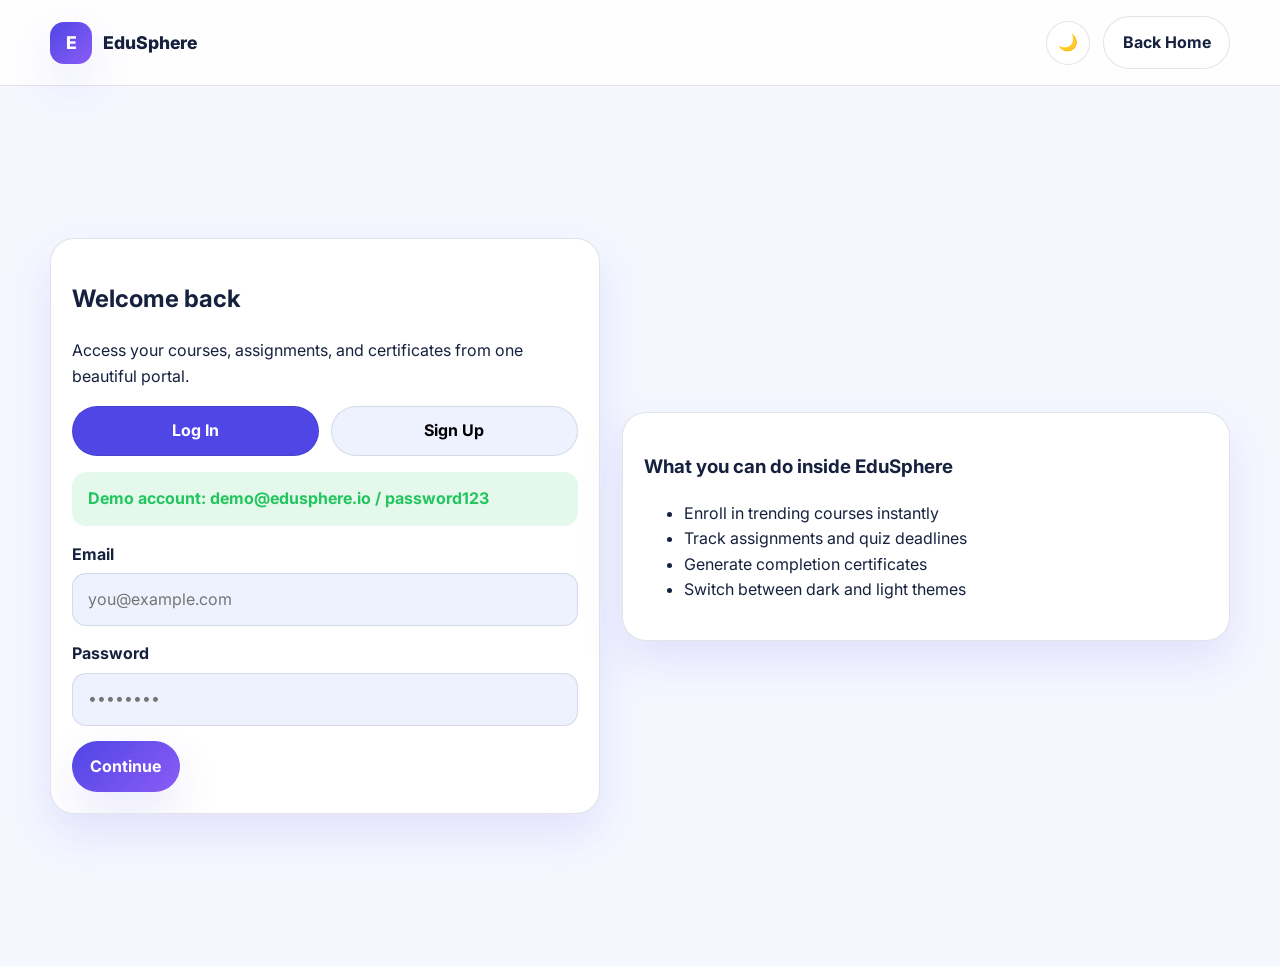
<file: student course management/Frontend/auth.html>
<!DOCTYPE html>
<html lang="en">
  <head>
    <meta charset="UTF-8" />
    <meta name="viewport" content="width=device-width, initial-scale=1.0" />
    <title>Sign In | EduSphere</title>
    <link rel="preconnect" href="https://fonts.googleapis.com" />
    <link rel="preconnect" href="https://fonts.gstatic.com" crossorigin />
    <link href="https://fonts.googleapis.com/css2?family=Inter:wght@400;500;600;700;800&display=swap" rel="stylesheet" />
    <link rel="stylesheet" href="styles.css" />
  </head>
  <body>
    <header class="navbar">
      <div class="container">
        <a href="index.html" class="brand">
          <span class="brand-badge">E</span>
          <span>EduSphere</span>
        </a>
        <div class="nav-actions">
          <button class="icon-btn" id="themeToggle" aria-label="Toggle theme">🌙</button>
          <a class="ghost-btn" href="index.html">Back Home</a>
        </div>
      </div>
    </header>

    <main class="section">
      <div class="container auth-shell">
        <div class="auth-card">
          <h2>Welcome back</h2>
          <p>Access your courses, assignments, and certificates from one beautiful portal.</p>
          <div class="auth-tabs">
            <button class="auth-tab active" data-tab="login">Log In</button>
            <button class="auth-tab" data-tab="signup">Sign Up</button>
          </div>
          <div id="loginForm">
            <div class="notice">Demo account: demo@edusphere.io / password123</div>
            <div class="form-group">
              <label for="loginEmail">Email</label>
              <input id="loginEmail" type="email" placeholder="you@example.com" />
            </div>
            <div class="form-group">
              <label for="loginPassword">Password</label>
              <input id="loginPassword" type="password" placeholder="••••••••" />
            </div>
            <button class="btn" id="loginButton">Continue</button>
          </div>
          <div id="signupForm" style="display: none;">
            <div class="form-group">
              <label for="signupName">Full Name</label>
              <input id="signupName" type="text" placeholder="Alex Rivera" />
            </div>
            <div class="form-row">
              <div class="form-group">
                <label for="signupEmail">Email</label>
                <input id="signupEmail" type="email" placeholder="you@example.com" />
              </div>
              <div class="form-group">
                <label for="signupRole">Role</label>
                <select id="signupRole">
                  <option>Student</option>
                  <option>Administrator</option>
                </select>
              </div>
            </div>
            <div class="form-group">
              <label for="signupPassword">Password</label>
              <input id="signupPassword" type="password" placeholder="Create a password" />
            </div>
            <button class="btn" id="signupButton">Create Account</button>
          </div>
        </div>
        <div class="auth-card">
          <h3>What you can do inside EduSphere</h3>
          <ul>
            <li>Enroll in trending courses instantly</li>
            <li>Track assignments and quiz deadlines</li>
            <li>Generate completion certificates</li>
            <li>Switch between dark and light themes</li>
          </ul>
        </div>
      </div>
    </main>

    <div class="toast" id="toast"></div>
    <script src="script.js"></script>
  </body>
</html>
</file>
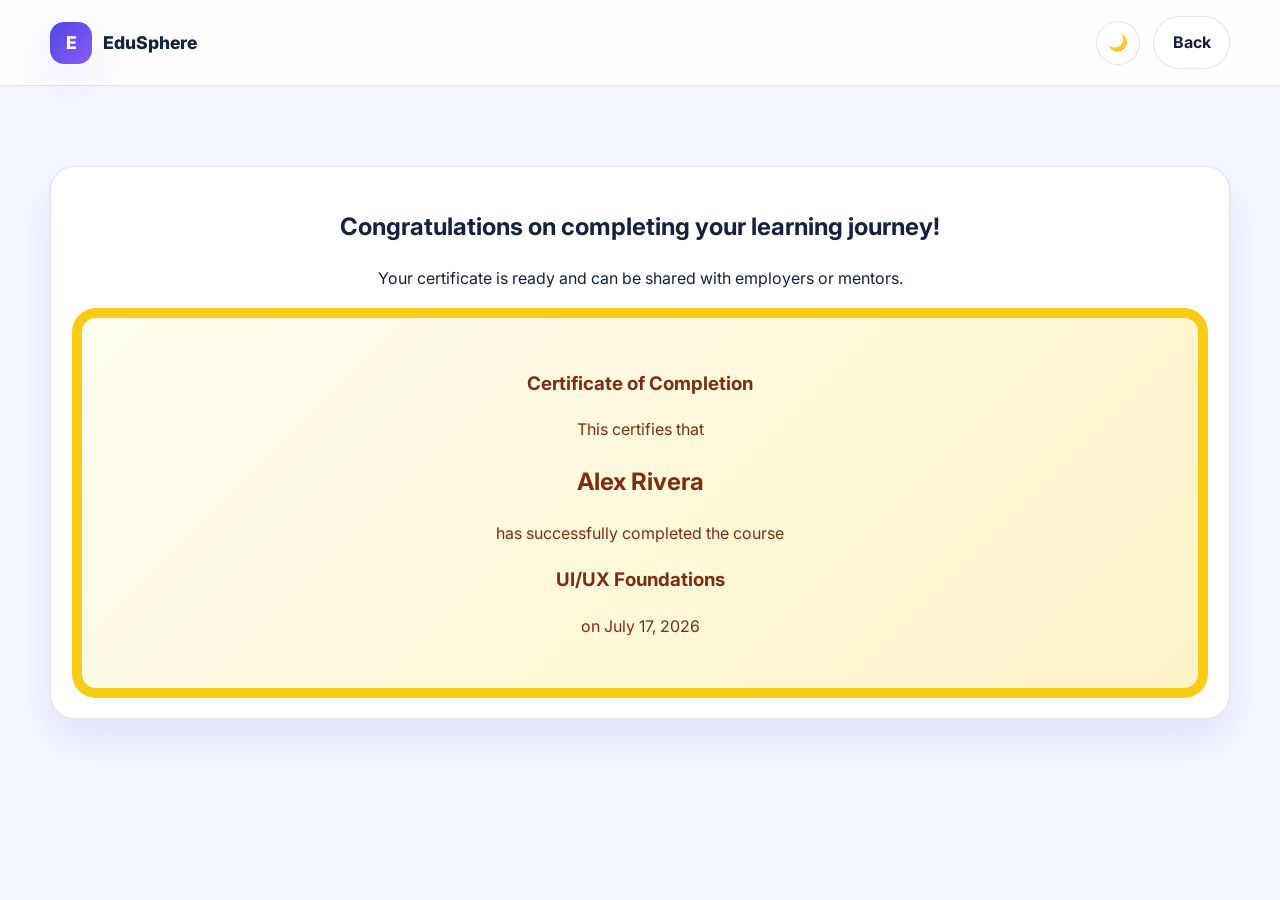
<file: student course management/Frontend/certificate.html>
<!DOCTYPE html>
<html lang="en">
  <head>
    <meta charset="UTF-8" />
    <meta name="viewport" content="width=device-width, initial-scale=1.0" />
    <title>Certificate | EduSphere</title>
    <link rel="preconnect" href="https://fonts.googleapis.com" />
    <link rel="preconnect" href="https://fonts.gstatic.com" crossorigin />
    <link href="https://fonts.googleapis.com/css2?family=Inter:wght@400;500;600;700;800&display=swap" rel="stylesheet" />
    <link rel="stylesheet" href="styles.css" />
  </head>
  <body>
    <header class="navbar">
      <div class="container">
        <a href="index.html" class="brand">
          <span class="brand-badge">E</span>
          <span>EduSphere</span>
        </a>
        <div class="nav-actions">
          <button class="icon-btn" id="themeToggle" aria-label="Toggle theme">🌙</button>
          <a class="ghost-btn" href="dashboard.html">Back</a>
        </div>
      </div>
    </header>

    <main class="section">
      <div class="container">
        <div class="certificate-card">
          <h2>Congratulations on completing your learning journey!</h2>
          <p>Your certificate is ready and can be shared with employers or mentors.</p>
          <div class="certificate-preview">
            <h3>Certificate of Completion</h3>
            <p>This certifies that</p>
            <h2>Alex Rivera</h2>
            <p>has successfully completed the course</p>
            <h3>UI/UX Foundations</h3>
            <p>on July 17, 2026</p>
          </div>
        </div>
      </div>
    </main>

    <div class="toast" id="toast"></div>
    <script src="script.js"></script>
  </body>
</html>
</file>
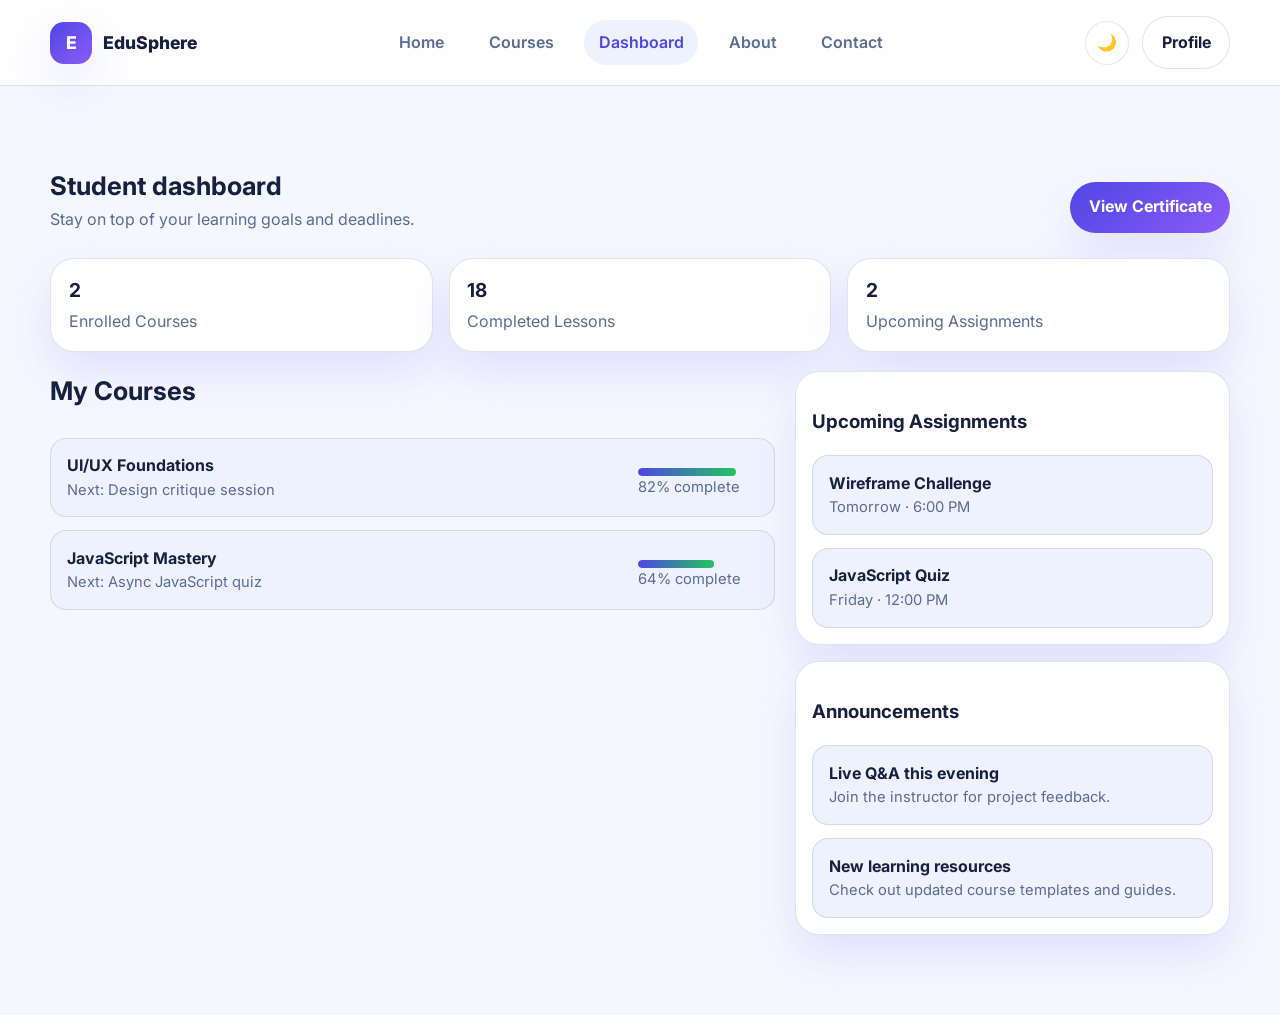
<file: student course management/Frontend/dashboard.html>
<!DOCTYPE html>
<html lang="en">
  <head>
    <meta charset="UTF-8" />
    <meta name="viewport" content="width=device-width, initial-scale=1.0" />
    <title>Dashboard | EduSphere</title>
    <link rel="preconnect" href="https://fonts.googleapis.com" />
    <link rel="preconnect" href="https://fonts.gstatic.com" crossorigin />
    <link href="https://fonts.googleapis.com/css2?family=Inter:wght@400;500;600;700;800&display=swap" rel="stylesheet" />
    <link rel="stylesheet" href="styles.css" />
  </head>
  <body>
    <header class="navbar">
      <div class="container">
        <a href="index.html" class="brand">
          <span class="brand-badge">E</span>
          <span>EduSphere</span>
        </a>
        <nav class="nav-links" id="navLinks">
          <a href="index.html">Home</a>
          <a href="courses.html">Courses</a>
          <a class="active" href="dashboard.html">Dashboard</a>
          <a href="index.html#about">About</a>
          <a href="index.html#contact">Contact</a>
        </nav>
        <div class="nav-actions">
          <button class="icon-btn" id="themeToggle" aria-label="Toggle theme">🌙</button>
          <a class="ghost-btn" href="profile.html">Profile</a>
          <button class="nav-toggle btn" id="navToggle">☰</button>
        </div>
      </div>
    </header>

    <main class="section">
      <div class="container">
        <div class="section-title">
          <div>
            <h2>Student dashboard</h2>
            <p>Stay on top of your learning goals and deadlines.</p>
          </div>
          <a class="btn" href="certificate.html">View Certificate</a>
        </div>

        <div class="stat-grid">
          <article class="stat-card">
            <h3 id="enrolledCount">0</h3>
            <p>Enrolled Courses</p>
          </article>
          <article class="stat-card">
            <h3 id="completedLessons">0</h3>
            <p>Completed Lessons</p>
          </article>
          <article class="stat-card">
            <h3 id="upcomingCount">0</h3>
            <p>Upcoming Assignments</p>
          </article>
        </div>

        <div class="dashboard-grid">
          <section>
            <div class="section-title">
              <h2>My Courses</h2>
            </div>
            <div class="list" id="enrolledCourses"></div>
          </section>
          <aside class="detail-side">
            <article class="panel sidebar-card">
              <h3>Upcoming Assignments</h3>
              <div class="list" id="assignmentsList"></div>
            </article>
            <article class="panel sidebar-card">
              <h3>Announcements</h3>
              <div class="list" id="announcementsList"></div>
            </article>
          </aside>
        </div>
      </div>
    </main>

    <div class="toast" id="toast"></div>
    <script src="script.js"></script>
  </body>
</html>
</file>
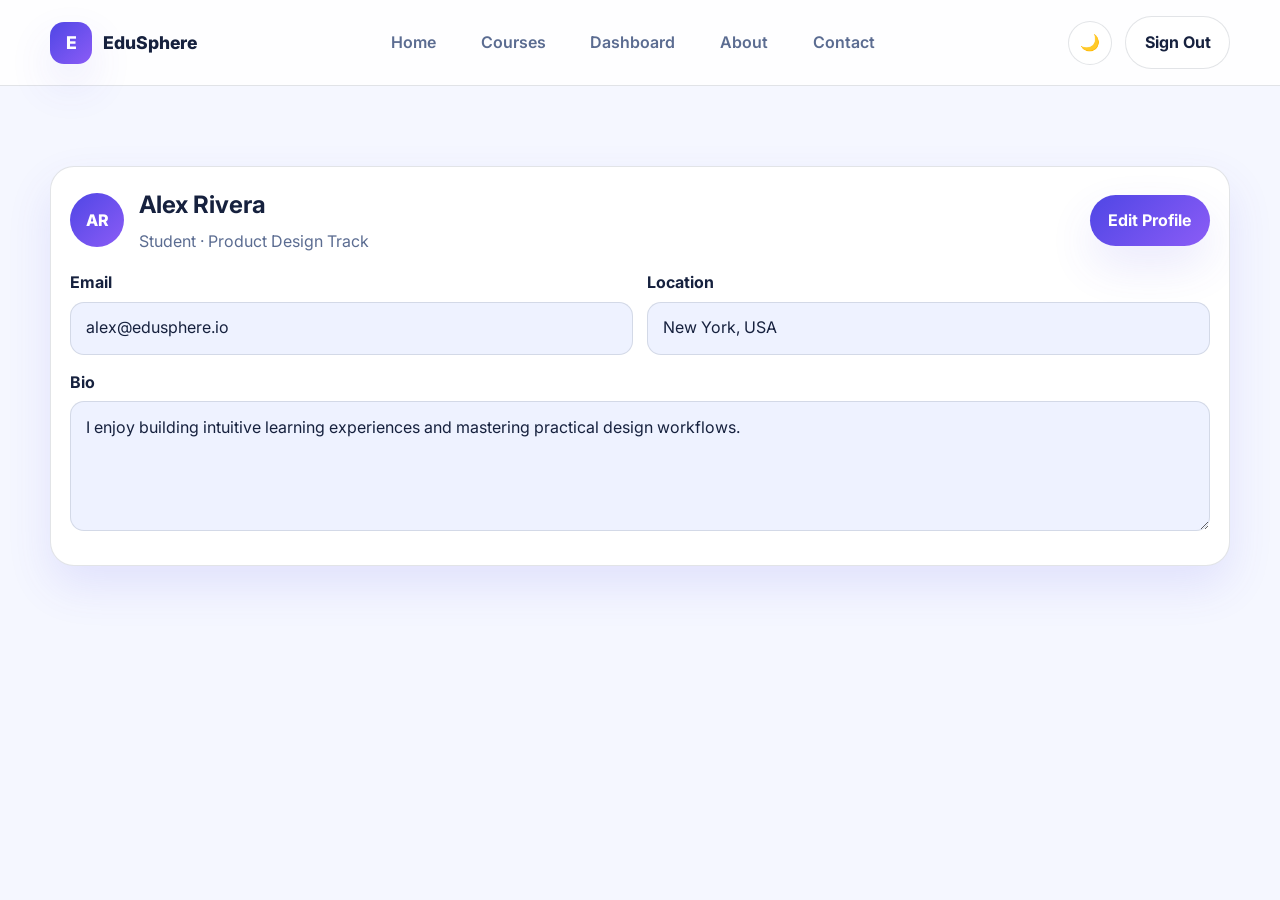
<file: student course management/Frontend/profile.html>
<!DOCTYPE html>
<html lang="en">
  <head>
    <meta charset="UTF-8" />
    <meta name="viewport" content="width=device-width, initial-scale=1.0" />
    <title>Profile | EduSphere</title>
    <link rel="preconnect" href="https://fonts.googleapis.com" />
    <link rel="preconnect" href="https://fonts.gstatic.com" crossorigin />
    <link href="https://fonts.googleapis.com/css2?family=Inter:wght@400;500;600;700;800&display=swap" rel="stylesheet" />
    <link rel="stylesheet" href="styles.css" />
  </head>
  <body>
    <header class="navbar">
      <div class="container">
        <a href="index.html" class="brand">
          <span class="brand-badge">E</span>
          <span>EduSphere</span>
        </a>
        <nav class="nav-links" id="navLinks">
          <a href="index.html">Home</a>
          <a href="courses.html">Courses</a>
          <a href="dashboard.html">Dashboard</a>
          <a href="index.html#about">About</a>
          <a href="index.html#contact">Contact</a>
        </nav>
        <div class="nav-actions">
          <button class="icon-btn" id="themeToggle" aria-label="Toggle theme">🌙</button>
          <a class="ghost-btn" href="auth.html">Sign Out</a>
          <button class="nav-toggle btn" id="navToggle">☰</button>
        </div>
      </div>
    </header>

    <main class="section">
      <div class="container">
        <div class="profile-card">
          <div class="profile-head">
            <div style="display:flex;align-items:center;gap:0.9rem;">
              <div class="avatar">AR</div>
              <div>
                <h2 style="margin:0;">Alex Rivera</h2>
                <p style="margin:0.25rem 0 0;color:var(--muted);">Student · Product Design Track</p>
              </div>
            </div>
            <button class="btn">Edit Profile</button>
          </div>
          <div class="form-row">
            <div class="form-group">
              <label>Email</label>
              <input value="alex@edusphere.io" />
            </div>
            <div class="form-group">
              <label>Location</label>
              <input value="New York, USA" />
            </div>
          </div>
          <div class="form-group">
            <label>Bio</label>
            <textarea rows="4">I enjoy building intuitive learning experiences and mastering practical design workflows.</textarea>
          </div>
        </div>
      </div>
    </main>

    <div class="toast" id="toast"></div>
    <script src="script.js"></script>
  </body>
</html>
</file>
<file: student course management/Frontend/styles.css>
:root {
  --bg: #f5f7ff;
  --surface: #ffffff;
  --surface-2: #eef2ff;
  --text: #16213e;
  --muted: #5b6c91;
  --primary: #4f46e5;
  --primary-dark: #3730a3;
  --accent: #22c55e;
  --warning: #f59e0b;
  --border: rgba(22, 33, 62, 0.12);
  --shadow: 0 20px 45px rgba(79, 70, 229, 0.12);
}

body.dark {
  --bg: #07111f;
  --surface: #0f172a;
  --surface-2: #111c33;
  --text: #e2e8f0;
  --muted: #94a3b8;
  --primary: #818cf8;
  --primary-dark: #a5b4fc;
  --accent: #4ade80;
  --warning: #fbbf24;
  --border: rgba(226, 232, 240, 0.12);
  --shadow: 0 20px 45px rgba(2, 6, 23, 0.35);
}

* { box-sizing: border-box; }
body {
  margin: 0;
  font-family: 'Inter', 'Segoe UI', sans-serif;
  color: var(--text);
  background: var(--bg);
  line-height: 1.6;
  transition: background 0.3s ease, color 0.3s ease;
}
a { color: inherit; text-decoration: none; }
img { max-width: 100%; display: block; }
button, input, select, textarea { font: inherit; }
.container { width: min(1180px, calc(100% - 2rem)); margin: 0 auto; }
.section { padding: 5rem 0; }

.navbar {
  position: sticky; top: 0; z-index: 1000;
  background: rgba(255,255,255,0.85); backdrop-filter: blur(16px);
  border-bottom: 1px solid var(--border);
}
body.dark .navbar { background: rgba(15,23,42,0.9); }
.navbar .container { display: flex; align-items: center; justify-content: space-between; padding: 1rem 0; }
.brand { display: flex; align-items: center; gap: 0.7rem; font-weight: 800; font-size: 1.1rem; }
.brand-badge { width: 42px; height: 42px; display: grid; place-items: center; border-radius: 14px; background: linear-gradient(135deg, var(--primary), #8b5cf6); color: white; box-shadow: var(--shadow); }
.nav-links { display: flex; gap: 1rem; align-items: center; }
.nav-links a { padding: 0.6rem 0.9rem; border-radius: 999px; color: var(--muted); font-weight: 600; transition: all 0.25s ease; }
.nav-links a:hover, .nav-links a.active { background: var(--surface-2); color: var(--primary); }
.nav-actions { display: flex; align-items: center; gap: 0.8rem; }
.btn, .ghost-btn, .icon-btn {
  border: 0; border-radius: 999px; padding: 0.8rem 1.15rem; cursor: pointer; transition: all 0.25s ease; font-weight: 700;
}
.btn { background: linear-gradient(135deg, var(--primary), #8b5cf6); color: white; box-shadow: var(--shadow); }
.btn:hover { transform: translateY(-2px); box-shadow: 0 15px 30px rgba(79, 70, 229, 0.25); }
.ghost-btn { background: var(--surface); color: var(--text); border: 1px solid var(--border); }
.icon-btn { background: var(--surface); color: var(--text); border: 1px solid var(--border); width: 44px; height: 44px; padding: 0; display: grid; place-items: center; }
.nav-toggle { display: none; }

.hero {
  padding: 5.5rem 0 4rem;
  background: radial-gradient(circle at top left, rgba(129, 140, 248, 0.16), transparent 30%), linear-gradient(135deg, rgba(255,255,255,0.8), rgba(238,242,255,0.3));
}
body.dark .hero { background: radial-gradient(circle at top left, rgba(129, 140, 248, 0.22), transparent 30%), linear-gradient(135deg, rgba(15,23,42,0.9), rgba(17,28,51,0.8)); }
.hero-grid { display: grid; grid-template-columns: 1.1fr 0.9fr; gap: 2rem; align-items: center; }
.hero h1 { font-size: clamp(2.1rem, 4vw, 3.2rem); line-height: 1.1; margin: 0 0 1rem; }
.hero p { font-size: 1.05rem; color: var(--muted); margin: 0 0 1.5rem; max-width: 600px; }
.hero-actions { display: flex; gap: 1rem; flex-wrap: wrap; margin-bottom: 2rem; }
.hero-metrics { display: flex; gap: 1rem; flex-wrap: wrap; }
.metric { background: var(--surface); border: 1px solid var(--border); border-radius: 20px; padding: 1rem 1.2rem; min-width: 140px; box-shadow: var(--shadow); }
.metric strong { display: block; font-size: 1.2rem; }
.hero-card { background: var(--surface); border: 1px solid var(--border); border-radius: 28px; padding: 1.2rem; box-shadow: var(--shadow); }
.hero-card img { border-radius: 20px; min-height: 240px; object-fit: cover; }
.badge { display: inline-flex; align-items: center; gap: 0.4rem; background: rgba(34,197,94,0.15); color: var(--accent); padding: 0.4rem 0.7rem; border-radius: 999px; font-weight: 700; font-size: 0.95rem; }

.section-title { display: flex; justify-content: space-between; align-items: end; gap: 1rem; margin-bottom: 1.6rem; }
.section-title h2 { margin: 0; font-size: 1.6rem; }
.section-title p { margin: 0; color: var(--muted); }

.card-grid { display: grid; grid-template-columns: repeat(3, minmax(0, 1fr)); gap: 1.35rem; }
.course-card, .panel, .stat-card, .auth-card, .profile-card, .certificate-card { background: var(--surface); border: 1px solid var(--border); border-radius: 24px; box-shadow: var(--shadow); overflow: hidden; transition: transform 0.25s ease, box-shadow 0.25s ease; }
.course-card:hover, .panel:hover, .stat-card:hover, .auth-card:hover, .profile-card:hover, .certificate-card:hover { transform: translateY(-4px); box-shadow: 0 25px 50px rgba(79,70,229,0.16); }
.course-card img { height: 180px; object-fit: cover; }
.card-body { padding: 1rem 1rem 1.2rem; }
.card-tag { display: inline-block; padding: 0.35rem 0.65rem; border-radius: 999px; background: var(--surface-2); color: var(--primary); font-size: 0.85rem; font-weight: 700; margin-bottom: 0.7rem; }
.course-meta { display: flex; flex-wrap: wrap; gap: 0.7rem; color: var(--muted); font-size: 0.95rem; margin: 0.6rem 0 1rem; }
.price-pill { color: var(--accent); font-weight: 700; }

.filter-bar { display: flex; flex-wrap: wrap; gap: 0.8rem; margin-bottom: 1.2rem; }
.filter-pill {
  border: 1px solid var(--border); border-radius: 999px; background: var(--surface); color: var(--muted); padding: 0.65rem 0.95rem; cursor: pointer; font-weight: 700;
}
.filter-pill.active { background: var(--primary); color: white; border-color: var(--primary); }
.search-box { display: flex; align-items: center; gap: 0.7rem; background: var(--surface); border: 1px solid var(--border); border-radius: 999px; padding: 0.7rem 0.95rem; margin-bottom: 1rem; }
.search-box input { border: 0; outline: 0; background: transparent; width: 100%; color: var(--text); }

.dashboard-grid { display: grid; grid-template-columns: 1.25fr 0.75fr; gap: 1.3rem; }
.stat-grid { display: grid; grid-template-columns: repeat(3, minmax(0, 1fr)); gap: 1rem; margin-bottom: 1.2rem; }
.stat-card { padding: 1rem 1.1rem; }
.stat-card h3 { margin: 0 0 0.2rem; font-size: 1.2rem; }
.stat-card p { margin: 0; color: var(--muted); }
.progress-row { margin-top: 0.75rem; } 
.progress-bar { width: 100%; height: 8px; border-radius: 999px; background: var(--surface-2); overflow: hidden; }
.progress-bar > span { display: block; height: 100%; background: linear-gradient(90deg, var(--primary), var(--accent)); border-radius: inherit; }
.list { display: flex; flex-direction: column; gap: 0.8rem; }
.list-item { display: flex; justify-content: space-between; align-items: center; gap: 1rem; padding: 0.9rem 1rem; border: 1px solid var(--border); border-radius: 16px; background: var(--surface-2); }
.small { font-size: 0.92rem; color: var(--muted); }

.detail-layout { display: grid; grid-template-columns: 1.2fr 0.8fr; gap: 1.3rem; }
.detail-hero { padding: 1.2rem; }
.detail-side { display: flex; flex-direction: column; gap: 1rem; }
.sidebar-card { padding: 1rem; }
.sidebar-card ul { padding-left: 1.2rem; color: var(--muted); }

.auth-shell { display: grid; grid-template-columns: 0.95fr 1.05fr; gap: 1.4rem; align-items: center; min-height: 80vh; }
.auth-card { padding: 1.3rem; }
.auth-tabs { display: flex; gap: 0.7rem; margin-bottom: 1rem; }
.auth-tab { flex: 1; border-radius: 999px; padding: 0.7rem; border: 1px solid var(--border); background: var(--surface-2); text-align: center; font-weight: 700; cursor: pointer; }
.auth-tab.active { background: var(--primary); color: white; }
.form-group { display: flex; flex-direction: column; gap: 0.35rem; margin-bottom: 0.95rem; }
.form-group label { font-weight: 700; }
.form-group input, .form-group select, .form-group textarea { padding: 0.8rem 0.95rem; border-radius: 14px; border: 1px solid var(--border); background: var(--surface-2); color: var(--text); }
.form-row { display: grid; grid-template-columns: 1fr 1fr; gap: 0.9rem; }
.notice { padding: 0.9rem 1rem; border-radius: 14px; background: rgba(34,197,94,0.12); color: var(--accent); font-weight: 700; margin-bottom: 1rem; }

.profile-card { padding: 1.2rem; }
.profile-head { display: flex; justify-content: space-between; align-items: center; margin-bottom: 1rem; }
.avatar { width: 54px; height: 54px; border-radius: 50%; display: grid; place-items: center; background: linear-gradient(135deg, var(--primary), #8b5cf6); color: white; font-weight: 800; }

.certificate-card { padding: 1.3rem; text-align: center; }
.certificate-preview {
  border: 10px solid #facc15; border-radius: 24px; padding: 2rem; margin-top: 1rem; background: linear-gradient(135deg, #fffef0, #fef3c7);
  color: #7c2d12;
}
body.dark .certificate-preview { background: linear-gradient(135deg, #291b0d, #4a2b0b); color: #fde68a; }

.footer { padding: 2.4rem 0 3rem; color: var(--muted); border-top: 1px solid var(--border); margin-top: 3rem; }
.footer .container { display: flex; justify-content: space-between; gap: 1rem; flex-wrap: wrap; }

.toast { position: fixed; right: 1rem; bottom: 1rem; background: var(--surface); color: var(--text); box-shadow: var(--shadow); border: 1px solid var(--border); padding: 0.9rem 1rem; border-radius: 14px; transform: translateY(12px); opacity: 0; pointer-events: none; transition: all 0.25s ease; }
.toast.show { opacity: 1; transform: translateY(0); }

@media (max-width: 960px) {
  .hero-grid, .dashboard-grid, .detail-layout, .auth-shell { grid-template-columns: 1fr; }
  .card-grid { grid-template-columns: repeat(2, minmax(0, 1fr)); }
  .stat-grid { grid-template-columns: 1fr; }
}

@media (max-width: 760px) {
  .nav-toggle { display: inline-flex; }
  .nav-links { position: absolute; top: 72px; left: 1rem; right: 1rem; border-radius: 18px; background: var(--surface); border: 1px solid var(--border); box-shadow: var(--shadow); flex-direction: column; padding: 0.75rem; display: none; }
  .nav-links.open { display: flex; }
  .nav-actions .ghost-btn { display: none; }
  .card-grid { grid-template-columns: 1fr; }
  .form-row { grid-template-columns: 1fr; }
  .section-title { align-items: start; flex-direction: column; }
}
</file>
